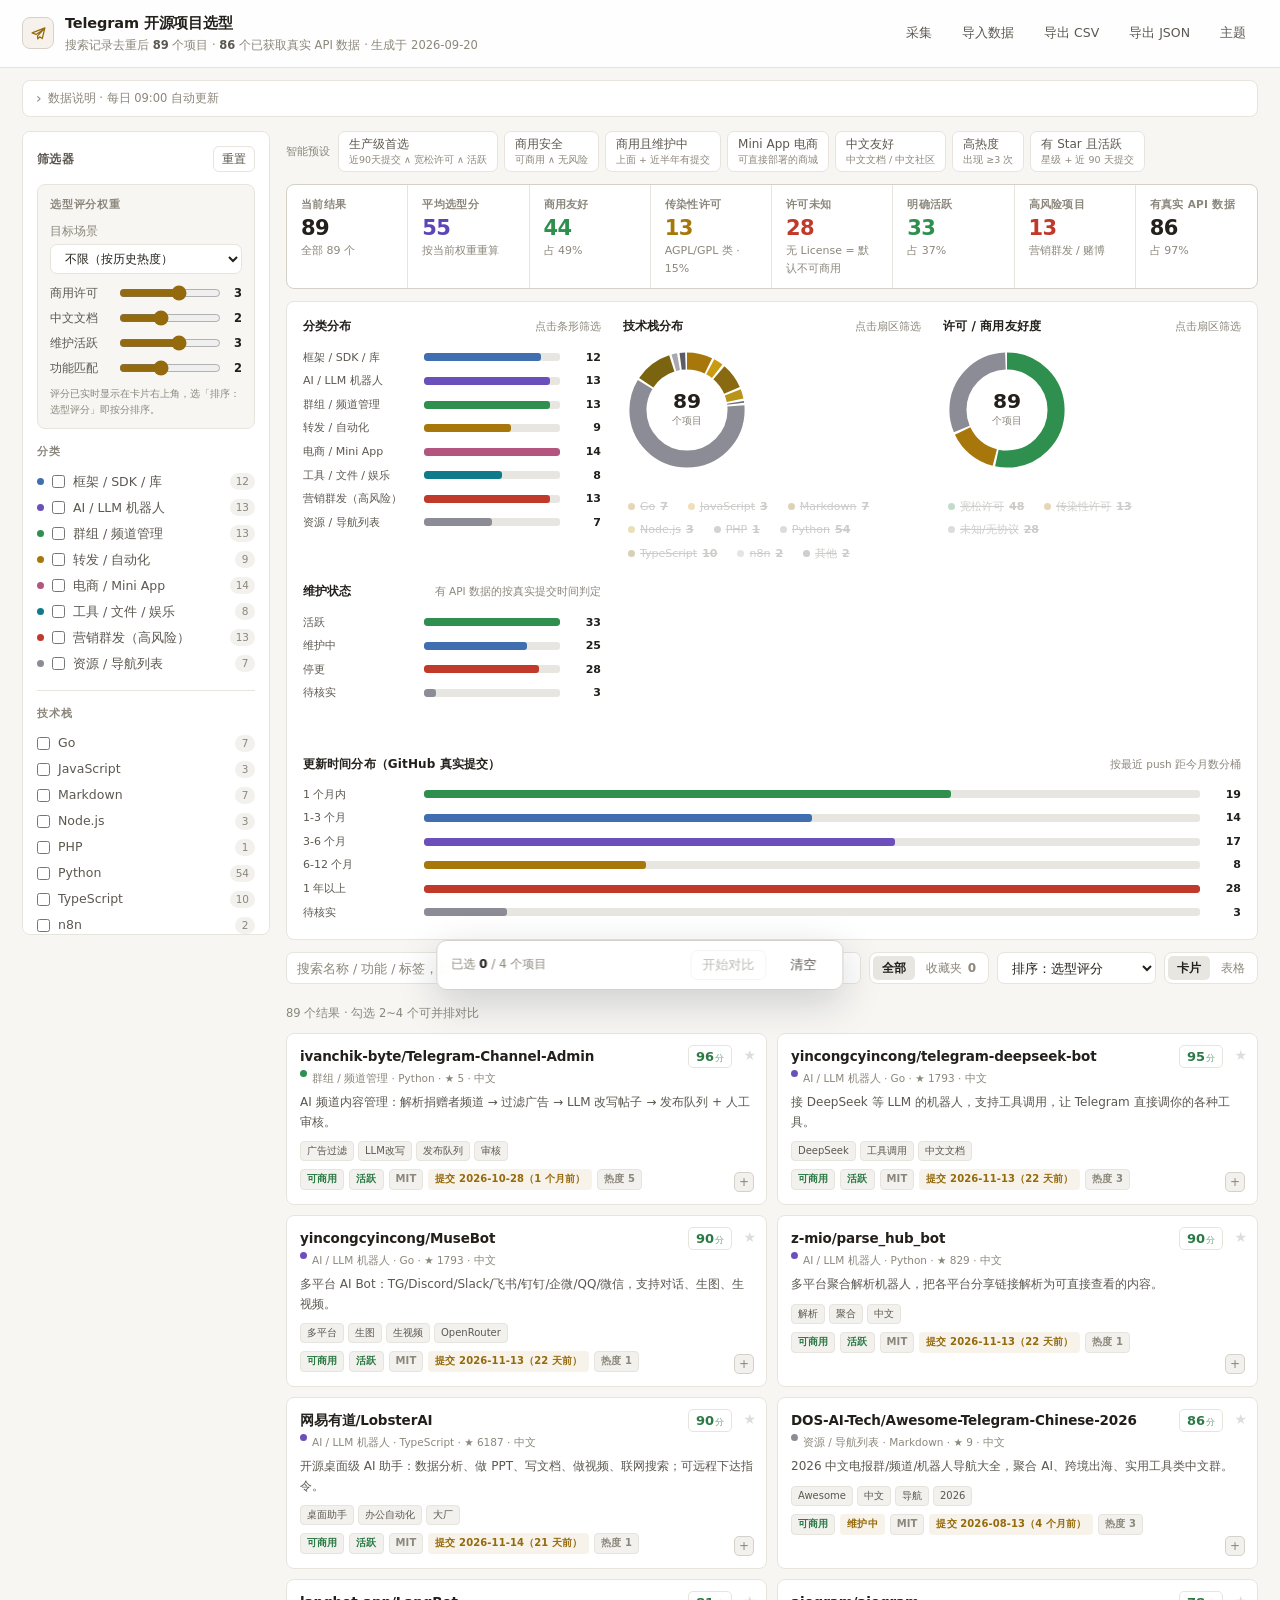
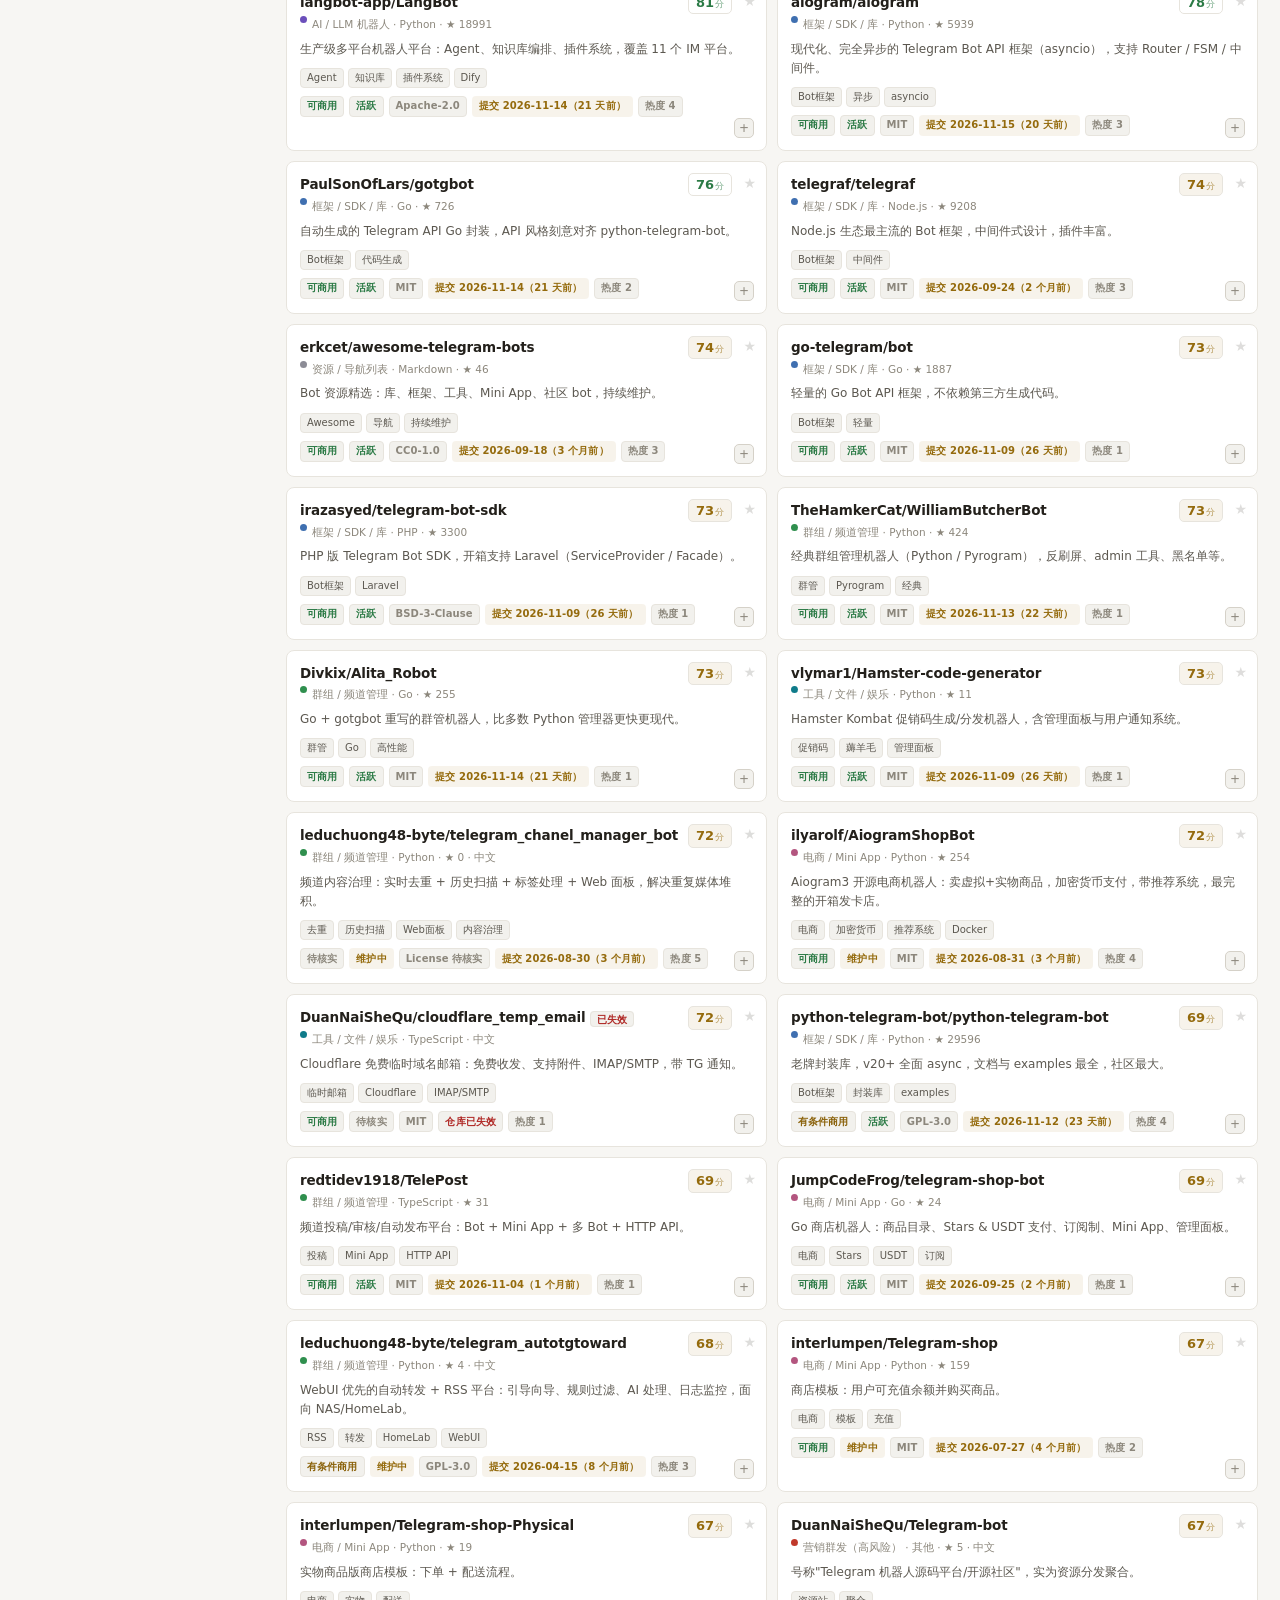
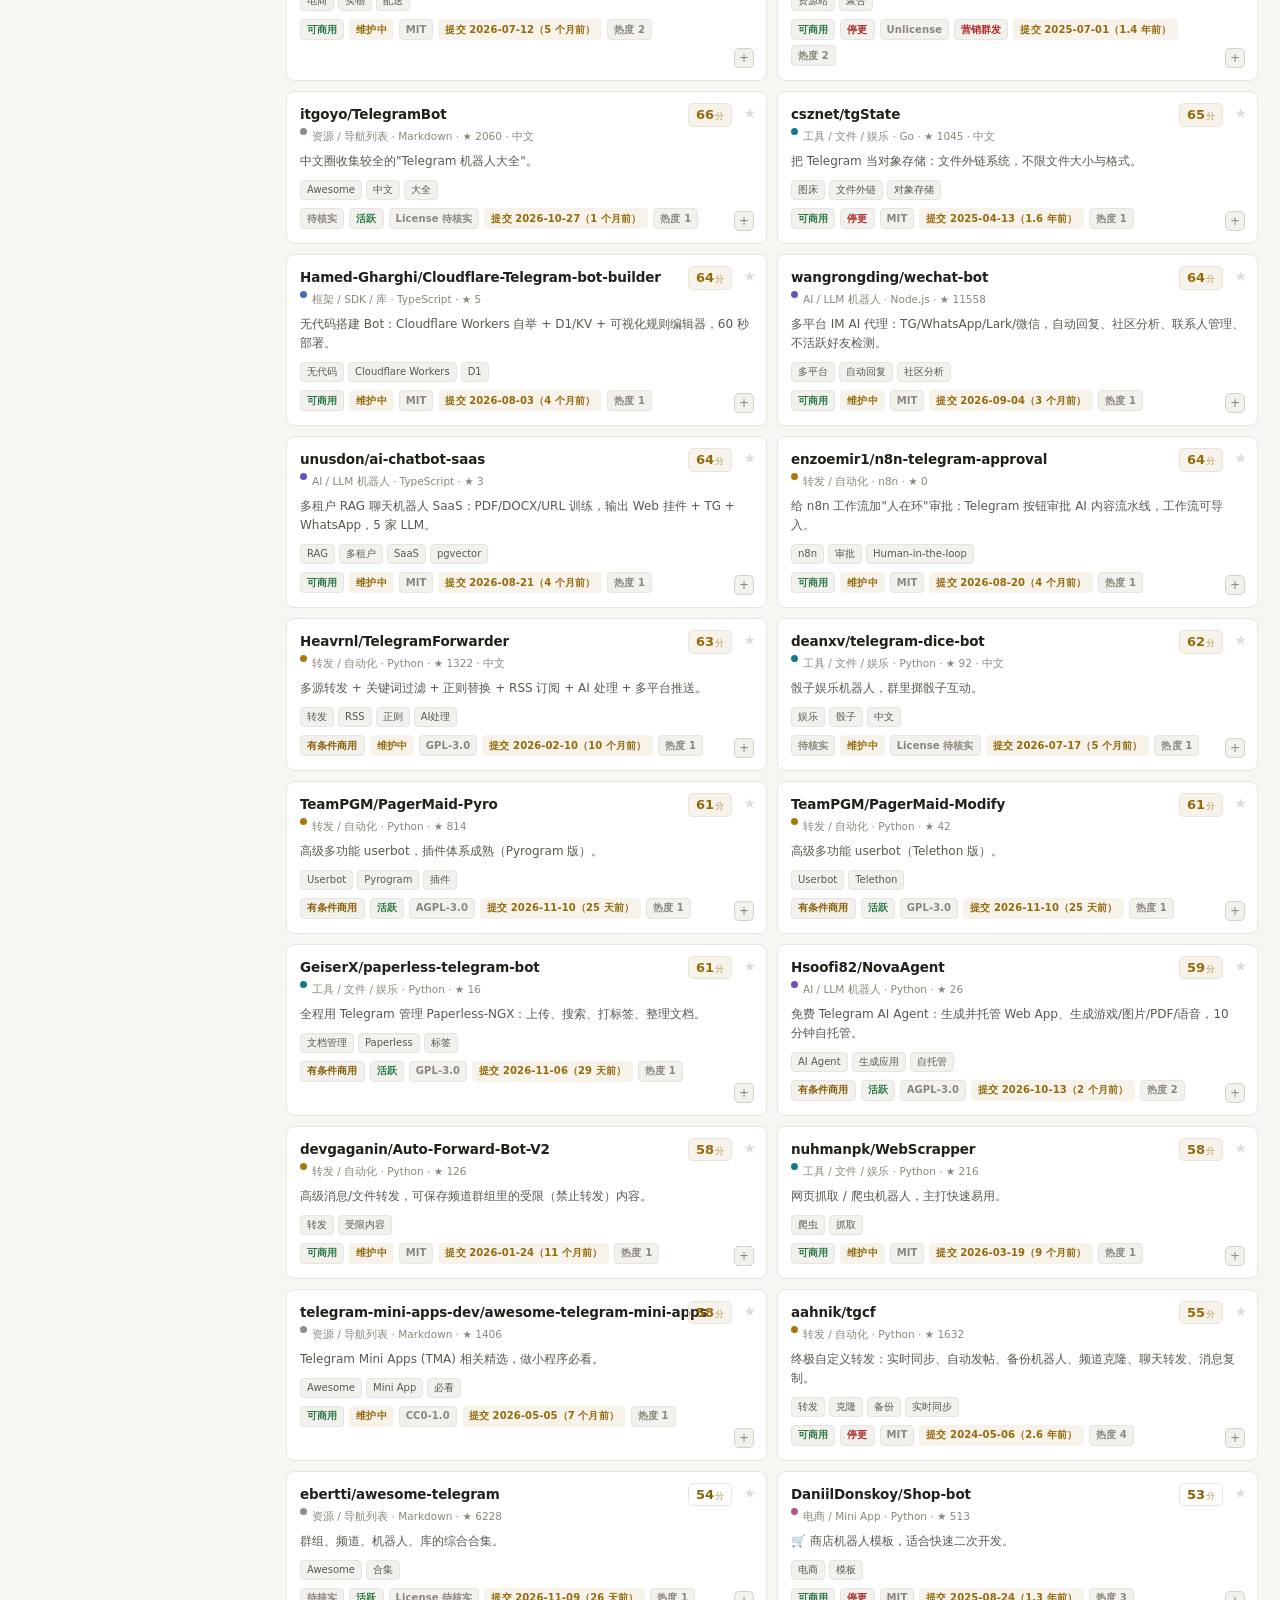
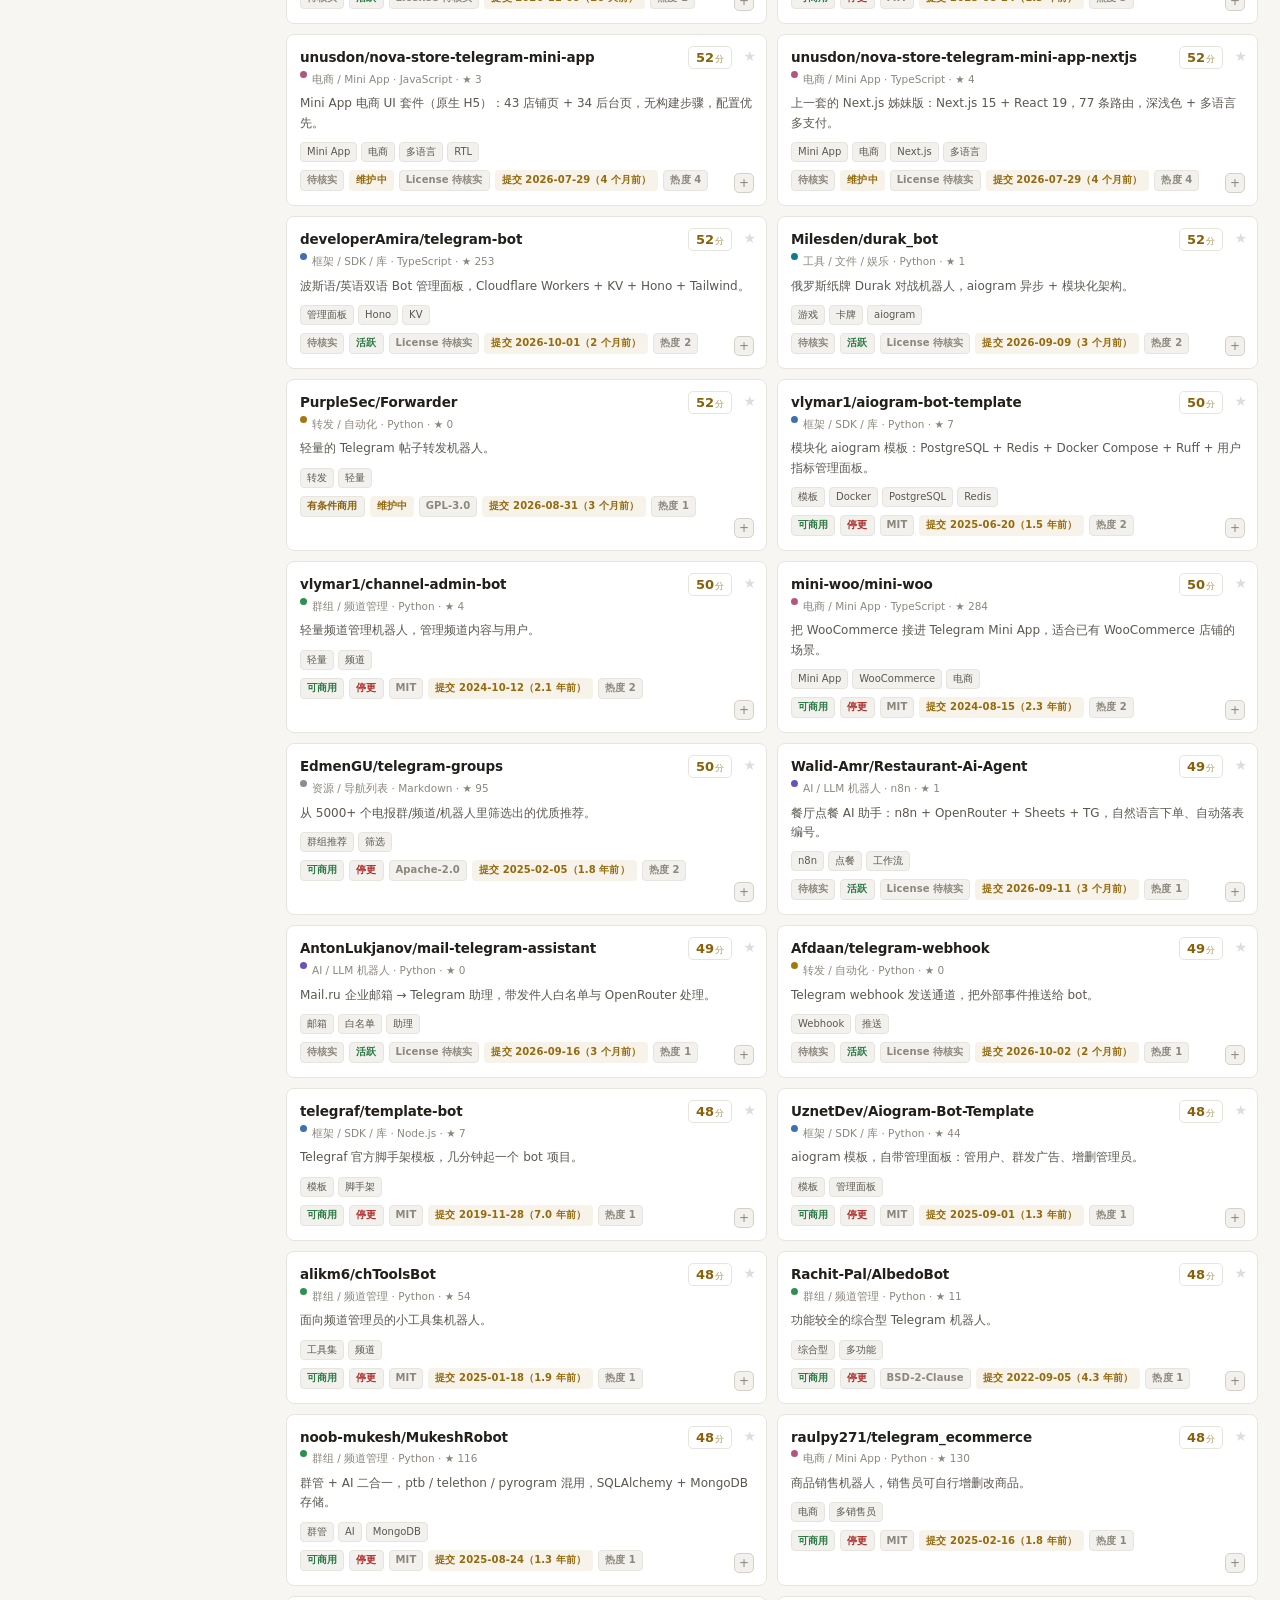
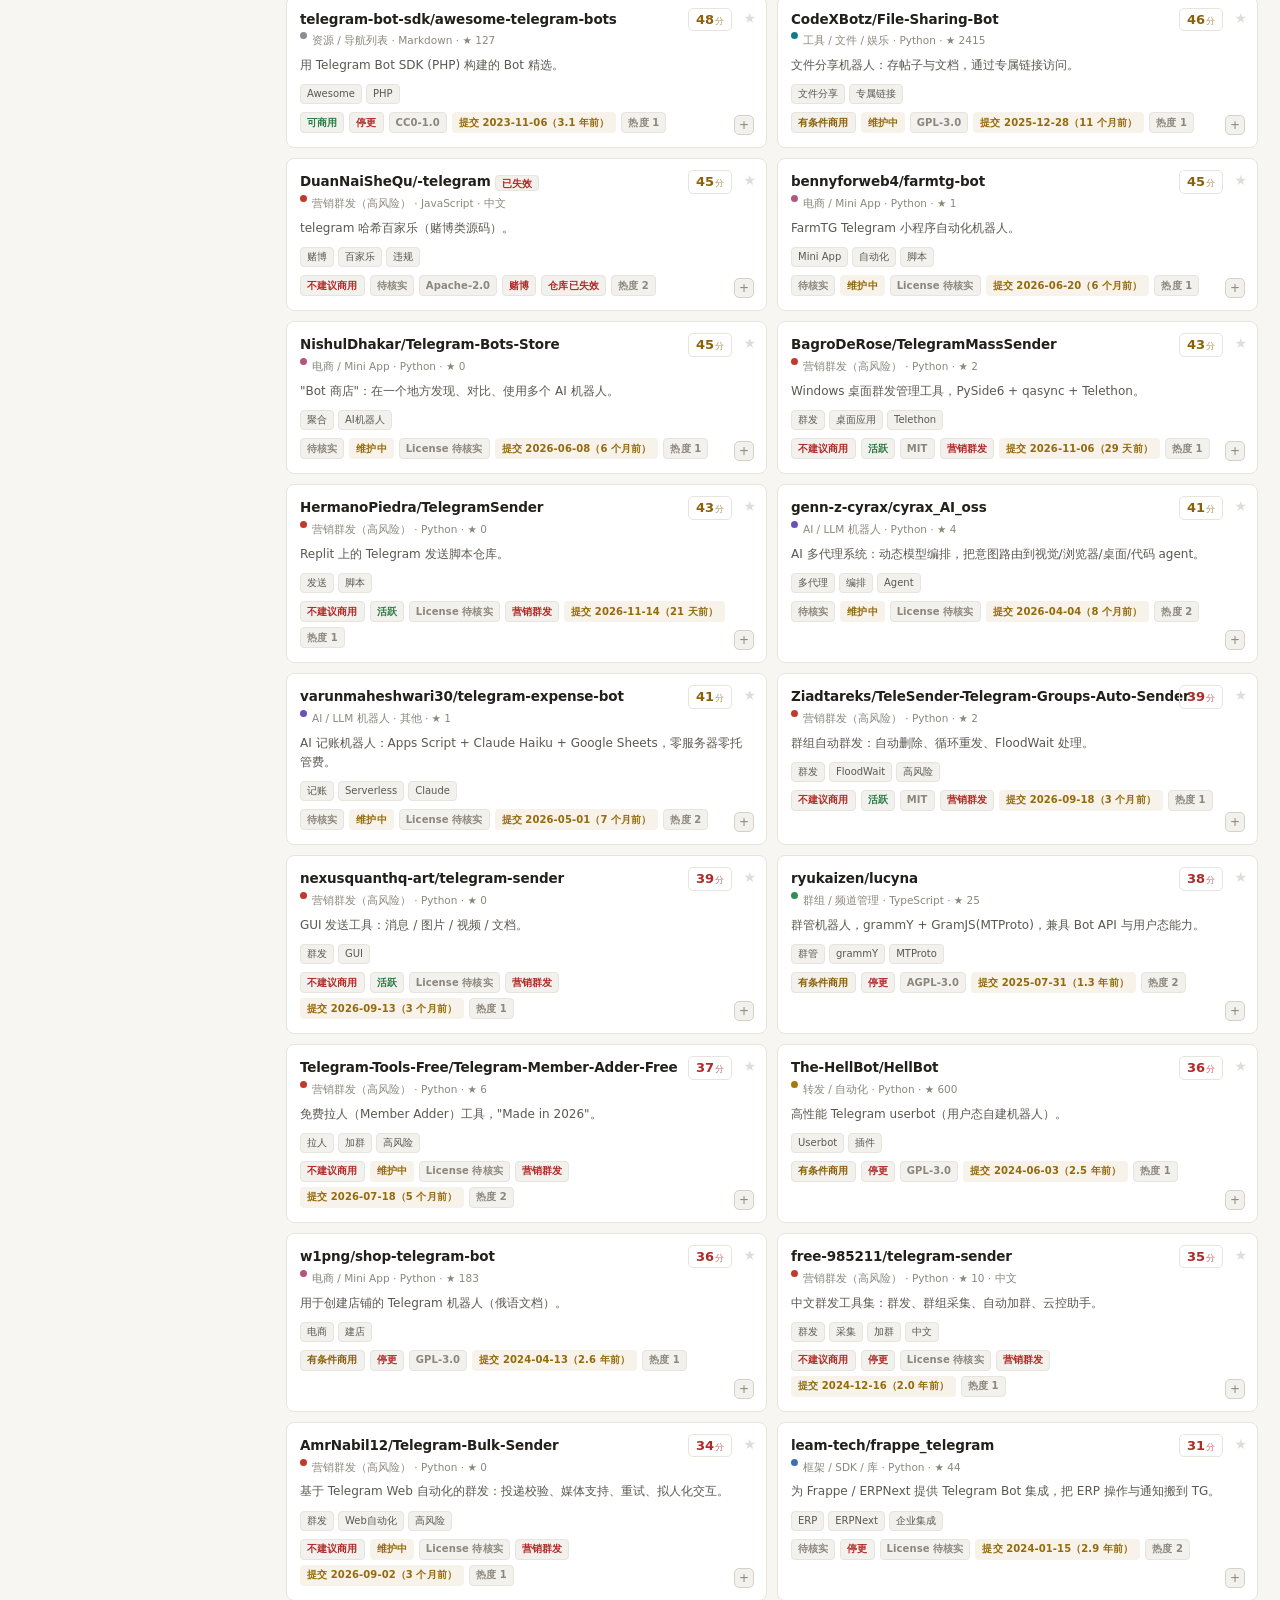
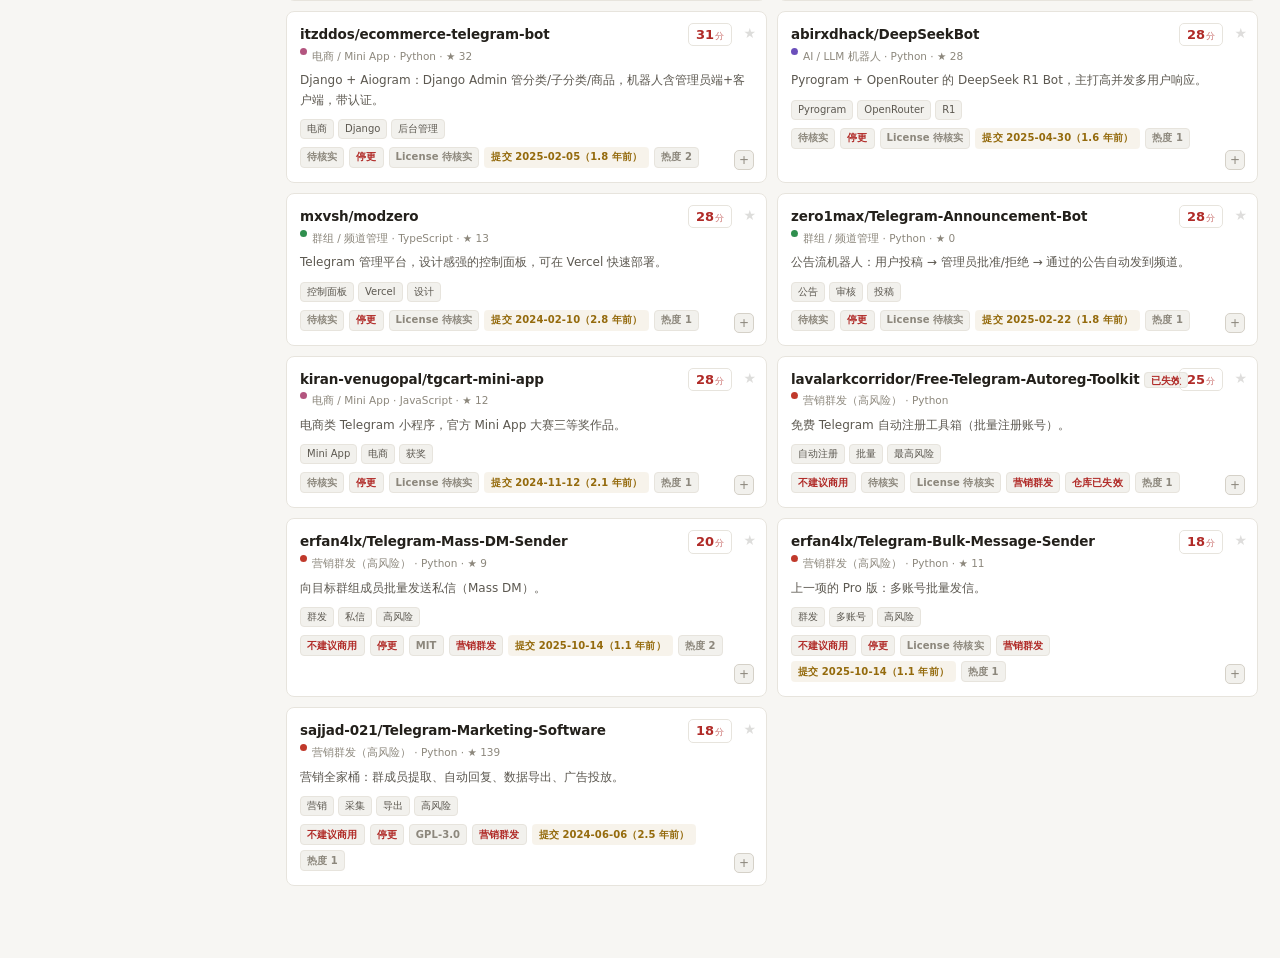
<file: index.html>
<!DOCTYPE html>
<html lang="zh-CN" data-theme="light">
<head>
<meta charset="UTF-8">
<meta name="viewport" content="width=device-width, initial-scale=1">
<title>Telegram 开源项目洞察面板</title>
<link rel="stylesheet" href="styles.css">
</head>
<body>

<header class="topbar">
  <div class="brand">
    <span class="logo"><svg width="17" height="17" viewBox="0 0 24 24" fill="none" stroke="currentColor" stroke-width="1.8" stroke-linejoin="round"><path d="M21 4 3 11.2l5.6 2.1L19 6.4l-8.3 8.9.3 4.3 2.7-2.9 3.6 2.5z"/></svg></span>
    <div>
      <h1>Telegram 开源项目选型</h1>
      <p class="sub">搜索记录去重后 <b id="totalCount">0</b> 个项目 ·
        <b id="metaCount">0</b> 个已获取真实 API 数据 ·
        生成于 2026-09-20</p>
    </div>
  </div>
  <div class="topbar-actions">
    <button class="btn ghost" id="btnCollect" title="采集新项目">采集</button>
    <button class="btn ghost" id="btnMeta" title="导入 GitHub API 元数据 JSON">导入数据</button>
    <input type="file" id="fileMeta" accept=".js,.json" hidden>
    <button class="btn ghost" id="btnCsv">导出 CSV</button>
    <button class="btn ghost" id="btnJson">导出 JSON</button>
    <button class="btn ghost" id="btnTheme" title="切换主题">主题</button>
  </div>
</header>

<details class="notice" id="notice">
  <summary>数据说明 · 每日 09:00 自动更新</summary>
  <div class="notice-body">
    <b>数据分级：</b>
    <span class="badge b-ok">真实</span> 出现次数 / 最近活跃 / <span id="noticeApi">API 抓取的更新时间·Star·License</span>
    <span class="badge b-warn">推断</span> 未被 API 覆盖的许可证与维护状态
    <span class="badge b-mute">空缺</span> 未抓到的仓库显示「待核实」。
    <b id="noticeMissing"></b>
  </div>
</details>

<main class="layout">
  <!-- ================= 侧边栏 ================= -->
  <aside class="sidebar">
    <div class="filters-head">
      <strong>筛选器</strong>
      <button class="btn tiny" id="btnReset">重置</button>
    </div>

    <!-- 选型评分 -->
    <div class="filter-group score-panel">
      <h4>选型评分权重</h4>
      <label class="lbl">目标场景
        <select id="scenario"></select>
      </label>
      <div class="wrow"><span>商用许可</span><input type="range" class="w" data-w="lic" min="0" max="5" value="3"><b>3</b></div>
      <div class="wrow"><span>中文文档</span><input type="range" class="w" data-w="zh" min="0" max="5" value="2"><b>2</b></div>
      <div class="wrow"><span>维护活跃</span><input type="range" class="w" data-w="act" min="0" max="5" value="3"><b>3</b></div>
      <div class="wrow"><span>功能匹配</span><input type="range" class="w" data-w="rel" min="0" max="5" value="2"><b>2</b></div>
      <div class="score-tip">评分已实时显示在卡片右上角，选「排序：选型评分」即按分排序。</div>
    </div>

    <div id="filterGroups"></div>

    <div class="filter-group">
      <h4>关注热度（历史出现次数）</h4>
      <input type="range" id="minMentions" min="0" max="5" value="0" step="1">
      <div class="range-val">≥ <b id="minMentionsVal">0</b> 次</div>
    </div>

    <div class="filter-group">
      <h4>快捷开关</h4>
      <label class="chk"><input type="checkbox" id="excludeRisk"> 排除营销 / 赌博类</label>
      <label class="chk"><input type="checkbox" id="favOnly"> 仅看收藏</label>
      <label class="chk"><input type="checkbox" id="noteOnly"> 仅看有备注</label>
      <label class="chk"><input type="checkbox" id="verifiedOnly"> 仅看真实数据</label>
    </div>
  </aside>

  <!-- ================= 主内容 ================= -->
  <section class="content">

    <div class="presets">
      <span class="presets-label">智能预设</span>
      <button class="btn tiny" data-preset="prod">生产级首选<small>近90天提交 ∧ 宽松许可 ∧ 活跃</small></button>
      <button class="btn tiny" data-preset="commercial">商用安全<small>可商用 ∧ 无风险</small></button>
      <button class="btn tiny" data-preset="commercialActive">商用且维护中<small>上面 + 近半年有提交</small></button>
      <button class="btn tiny" data-preset="miniapp">Mini App 电商<small>可直接部署的商城</small></button>
      <button class="btn tiny" data-preset="chinese">中文友好<small>中文文档 / 中文社区</small></button>
      <button class="btn tiny" data-preset="hot">高热度<small>出现 ≥3 次</small></button>
      <button class="btn tiny" data-preset="starred">有 Star 且活跃<small>星级 + 近 90 天提交</small></button>
    </div>

    <div class="stats" id="stats"></div>

    <div class="charts">
      <div class="card chart-card">
        <div class="card-head"><h3>分类分布</h3><span class="hint">点击条形筛选</span></div>
        <div id="chartCat" class="chart-body"></div>
      </div>
      <div class="card chart-card">
        <div class="card-head"><h3>技术栈分布</h3><span class="hint">点击扇区筛选</span></div>
        <div id="chartLang" class="chart-body"></div>
      </div>
      <div class="card chart-card">
        <div class="card-head"><h3>许可 / 商用友好度</h3><span class="hint">点击扇区筛选</span></div>
        <div id="chartLic" class="chart-body"></div>
      </div>
      <div class="card chart-card">
        <div class="card-head"><h3>维护状态</h3><span class="hint">有 API 数据的按真实提交时间判定</span></div>
        <div id="chartMaint" class="chart-body"></div>
      </div>
      <div class="card chart-card wide">
        <div class="card-head"><h3>更新时间分布（GitHub 真实提交）</h3><span class="hint">按最近 push 距今月数分桶</span></div>
        <div id="chartPush" class="chart-body"></div>
      </div>
    </div>

    <div class="toolbar">
      <input type="search" id="search" placeholder="搜索名称 / 功能 / 标签，如：Mini App、转发、MIT…">
      <div class="viewtoggle" id="modeToggle">
        <button class="btn tiny active" data-mode="all">全部</button>
        <button class="btn tiny" data-mode="fav">收藏夹 <b id="favCount">0</b></button>
      </div>
      <select id="sort">
        <option value="score">排序：选型评分</option>
        <option value="mentions">排序：关注热度</option>
        <option value="pushed">排序：真实更新时间</option>
        <option value="stars">排序：Star 数</option>
        <option value="seen">排序：最近活跃</option>
        <option value="name">排序：名称</option>
        <option value="cat">排序：分类</option>
      </select>
      <div class="viewtoggle">
        <button class="btn tiny active" data-view="card">卡片</button>
        <button class="btn tiny" data-view="table">表格</button>
      </div>
    </div>

    <div class="active-filters" id="activeFilters"></div>
    <div class="resultbar"><span id="resultCount">0</span> 个结果 · 勾选 2~4 个可并排对比</div>

    <div id="list" class="list card-view"></div>
  </section>
</main>

<!-- 对比浮动条 -->
<div class="compare-bar" id="compareBar">
  <div class="cbinfo">已选 <b id="cmpCount">0</b> / 4 个项目</div>
  <div class="cbnames" id="cmpNames"></div>
  <button class="btn" id="btnCompare">开始对比</button>
  <button class="btn ghost" id="btnCmpClear">清空</button>
</div>

<!-- 详情抽屉 -->
<div class="drawer-mask" id="drawerMask"></div>
<aside class="drawer" id="drawer"></aside>

<!-- 对比弹窗 -->
<div class="modal-mask" id="cmpMask">
  <div class="modal wide-modal">
    <div class="modal-head">
      <h3>项目并排对比</h3>
      <div>
        <button class="btn tiny" id="btnCmpMd">复制为 Markdown</button>
        <button class="btn tiny" id="btnCmpCsv">导出 CSV</button>
        <button class="btn tiny ghost" data-close="cmpMask">✕</button>
      </div>
    </div>
    <div class="modal-body" id="cmpBody"></div>
  </div>
</div>

<!-- 采集弹窗 -->
<div class="modal-mask" id="colMask">
  <div class="modal">
    <div class="modal-head">
      <h3>采集新项目</h3>
      <button class="btn tiny ghost" data-close="colMask">✕</button>
    </div>
    <div class="tabs">
      <button class="tab active" data-tab="text">① 文本提取</button>
      <button class="tab" data-tab="api">② GitHub 搜索</button>
      <button class="tab" data-tab="pool">③ 候选池 <b id="poolCount">0</b></button>
    </div>
    <div class="modal-body">
      <!-- 文本提取 -->
      <div class="tabpane active" data-pane="text">
        <p class="hint" style="margin:0 0 8px">把浏览器历史、网页正文、聊天记录整段粘进来，自动提取其中的 GitHub 仓库链接并去重。</p>
        <textarea id="colText" rows="7" placeholder="粘贴任意文本，例如：&#10;https://github.com/owner/repo ..."></textarea>
        <div class="colrow">
          <button class="btn" id="btnParse">解析链接</button>
          <label class="chk"><input type="checkbox" id="colDeep" checked> 提取后自动补全 Star / License / 更新时间（每个耗 1 次配额）</label>
        </div>
        <div id="colTextResult"></div>
      </div>
      <!-- API 搜索 -->
      <div class="tabpane" data-pane="api">
        <div class="form-grid">
          <label>关键词<input id="qAll" placeholder="telegram bot / MTProto" value="telegram bot"></label>
          <label>最低 Star<input id="qStars" type="number" value="50" min="0"></label>
          <label>近 N 天有更新<input id="qDays" type="number" value="180" min="1"></label>
          <label>语言<select id="qLang">
            <option value="">不限</option><option>Python</option><option>Go</option>
            <option>TypeScript</option><option>JavaScript</option><option>PHP</option>
          </select></label>
          <label>排序<select id="qSort">
            <option value="stars">Star 最多</option>
            <option value="updated">最近更新</option>
          </select></label>
        </div>
        <div class="colrow">
          <button class="btn" id="btnSearch">搜索 GitHub</button>
          <span class="hint">未认证配额：搜索 10 次/分钟，结果直接进候选池</span>
        </div>
        <div id="colApiResult"></div>
      </div>
      <!-- 候选池 -->
      <div class="tabpane" data-pane="pool">
        <div class="colrow">
          <button class="btn" id="btnPoolAddAll">全部并入面板</button>
          <button class="btn ghost" id="btnPoolExport">导出候选池 JSON</button>
          <button class="btn ghost" id="btnPoolCode">复制 data.js 代码片段</button>
          <button class="btn ghost" id="btnPoolClear">清空候选池</button>
        </div>
        <div id="poolList"></div>
      </div>
    </div>
  </div>
</div>

<div class="toast" id="toast"></div>

<script src="history.js"></script>
<script src="data.js"></script>
<script src="meta.generated.js"></script>
<script src="app.js"></script>
</body>
</html>
</file>
<file: styles.css>
/* ============ 主题变量 ============ */
/* 参考 OSS Insight 的设计语言：深炭黑底 + 柠檬黄高亮，边框几乎不可见，信息靠留白分层 */
:root{
  --bg:#1a1a1b; --bg2:#242526; --bg3:#2a2a2c; --bg4:#333335;
  --hover:#2b2b2d;
  --line:#29292a; --line2:#363638;
  --fg:#e9eaee; --fg2:#c8c8c8; --fg3:#7c7c7c;
  --accent:#ffe895; --accent-dim:rgba(255,232,149,.06);
  --accent2:#8fd694; --warn:#ffe895; --danger:#ff9b9b; --violet:#c0b3f0;
  --ok-fg:#8fd694; --warn-fg:#e5cf86; --danger-fg:#ff9b9b; --violet-fg:#c0b3f0;
  --shadow:0 18px 35px -24px rgba(255,232,149,.55);
  --btn-accent-fg:#1f1e28;
  --radius:8px;
  color-scheme:dark;
}
[data-theme="light"]{
  --bg:#f7f6f3; --bg2:#ffffff; --bg3:#f2f1ed; --bg4:#e8e6e0;
  --hover:#fbfaf7;
  --line:#e7e4dd; --line2:#d5d1c8;
  --fg:#23201b; --fg2:#5c5850; --fg3:#8c877c;
  --accent:#946a0c; --accent-dim:rgba(148,106,12,.08);
  --accent2:#2f8f4e; --warn:#a8770b; --danger:#c0392b; --violet:#5d45b8;
  --ok-fg:#2b7a45; --warn-fg:#8a6109; --danger-fg:#b02a27; --violet-fg:#5d45b8;
  --shadow:0 8px 22px rgba(35,32,27,.07);
  --btn-accent-fg:#ffffff;
  color-scheme:light;
}

*{box-sizing:border-box}
html,body{margin:0;padding:0}
body{
  background:var(--bg);
  color:var(--fg);
  font:13.5px/1.6 "SF Pro Text",-apple-system,BlinkMacSystemFont,"PingFang SC","Hiragino Sans GB","Microsoft YaHei",system-ui,sans-serif;
  -webkit-font-smoothing:antialiased;
  font-variant-numeric:tabular-nums;
}
code{background:var(--bg3);padding:1px 5px;border-radius:4px;font-size:12px;font-family:ui-monospace,SFMono-Regular,Menlo,monospace}
a{color:var(--accent);text-decoration:none;text-underline-offset:3px}
a:hover{text-decoration:underline}
::selection{background:var(--accent);color:var(--btn-accent-fg)}
::-webkit-scrollbar{width:10px;height:10px}
::-webkit-scrollbar-thumb{background:var(--line2);border-radius:6px;border:2px solid var(--bg)}
::-webkit-scrollbar-thumb:hover{background:var(--fg3)}
::-webkit-scrollbar-track{background:transparent}

/* ============ 顶栏 ============ */
.topbar{
  display:flex;justify-content:space-between;align-items:center;gap:16px;flex-wrap:wrap;
  padding:12px 22px;background:rgba(33,33,34,.86);backdrop-filter:blur(14px);-webkit-backdrop-filter:blur(14px);
  border-bottom:1px solid var(--line);position:sticky;top:0;z-index:50;
}
[data-theme="light"] .topbar{background:rgba(255,255,255,.88)}
.brand{display:flex;align-items:center;gap:11px;min-width:0}
.logo{
  width:32px;height:32px;border-radius:8px;display:grid;place-items:center;font-size:16px;flex:none;
  background:var(--accent-dim);border:1px solid var(--line2);color:var(--accent);
}
.topbar h1{margin:0;font-size:14.5px;font-weight:600;letter-spacing:-.01em}
.sub{margin:1px 0 0;font-size:11.5px;color:var(--fg3);white-space:nowrap;overflow:hidden;text-overflow:ellipsis}
.sub b{color:var(--fg2);font-weight:600}
.topbar-actions{display:flex;gap:6px;flex-wrap:wrap}

.btn{
  background:var(--bg2);color:var(--fg2);border:1px solid var(--line);
  height:30px;padding:0 11px;border-radius:7px;cursor:pointer;font-size:12.5px;font-family:inherit;
  display:inline-flex;align-items:center;gap:6px;transition:background .14s,border-color .14s,color .14s;
}
.btn:hover{background:var(--bg3);border-color:var(--line2);color:var(--fg)}
.btn:active{transform:translateY(.5px)}
.btn.ghost{background:transparent;border-color:transparent;color:var(--fg2)}
.btn.ghost:hover{background:var(--bg3);color:var(--fg)}
.btn.tiny{height:26px;padding:0 8px;font-size:12px;border-radius:6px}
.btn.active{background:var(--accent);border-color:var(--accent);color:var(--btn-accent-fg)}
.btn.active:hover{background:var(--accent);border-color:var(--accent);color:var(--btn-accent-fg);filter:brightness(1.06)}

.notice{
  margin:12px 22px 0;border-radius:8px;font-size:12px;color:var(--fg3);line-height:1.7;
  background:var(--bg2);border:1px solid var(--line);
}
.notice summary{
  padding:8px 13px;cursor:pointer;list-style:none;color:var(--fg3);font-size:11.5px;
  display:flex;align-items:center;gap:6px;user-select:none;
}
.notice summary::-webkit-details-marker{display:none}
.notice summary::before{content:"›";display:inline-block;transition:transform .15s;font-size:14px;line-height:1}
.notice[open] summary::before{transform:rotate(90deg)}
.notice summary:hover{color:var(--fg2)}
.notice-body{padding:0 13px 10px;border-top:1px solid var(--line);padding-top:9px;display:flex;flex-wrap:wrap;gap:4px 6px;align-items:center}
.notice b{color:var(--fg2);font-weight:600}

/* ============ 布局 ============ */
.layout{display:grid;grid-template-columns:248px 1fr;gap:16px;padding:14px 22px 72px;align-items:start}
.sidebar{
  position:sticky;top:78px;max-height:calc(100vh - 96px);overflow:auto;
  background:var(--bg2);border:1px solid var(--line);border-radius:var(--radius);padding:14px;
}
.filters-head{display:flex;justify-content:space-between;align-items:center;margin-bottom:12px}
.filters-head strong{font-size:12px;color:var(--fg2);font-weight:600;letter-spacing:.04em}
.filter-group{margin-bottom:14px;padding-bottom:13px;border-bottom:1px solid var(--line)}
.filter-group:last-child{border-bottom:0;margin-bottom:0;padding-bottom:0}
.filter-group h4{margin:0 0 8px;font-size:11px;color:var(--fg3);text-transform:uppercase;letter-spacing:.07em;font-weight:600}
.chk{display:flex;align-items:center;gap:8px;font-size:12.5px;padding:3px 0;cursor:pointer;color:var(--fg2)}
.chk:hover{color:var(--fg)}
.chk input{accent-color:var(--accent);cursor:pointer;margin:0}
.chk .cnt{margin-left:auto;font-size:10.5px;color:var(--fg3);background:var(--bg3);padding:0 6px;border-radius:20px;min-width:20px;text-align:center}
.chk.on{color:var(--fg);font-weight:500}
.dot{width:7px;height:7px;border-radius:50%;flex:none}
input[type=range]{width:100%;accent-color:var(--accent);height:16px}
.range-val{font-size:11.5px;color:var(--fg3)}
.range-val b{color:var(--fg2)}
input[type=search],select{
  background:var(--bg2);border:1px solid var(--line);color:var(--fg);
  height:32px;padding:0 10px;border-radius:7px;font-size:12.5px;outline:none;font-family:inherit;
  transition:border-color .14s,box-shadow .14s;
}
input[type=search]{flex:1;min-width:200px}
input[type=search]:focus,select:focus{border-color:var(--accent);box-shadow:0 0 0 3px var(--accent-dim)}
input::placeholder{color:var(--fg3)}

/* ============ 统计卡 ============ */
/* 统计条：合成一整块，竖线分隔，避免「六个方块」的廉价感 */
.stats{
  display:grid;grid-template-columns:repeat(auto-fit,minmax(120px,1fr));gap:0;margin-bottom:12px;
  background:var(--bg2);border:1px solid var(--line);border-radius:var(--radius);overflow:hidden;
}
.stat{
  padding:11px 14px;position:relative;background:transparent;
  border-right:1px solid var(--line);
}
.stat:last-child{border-right:0}
.stat .k{font-size:10.5px;color:var(--fg3);letter-spacing:.03em;text-transform:uppercase;font-weight:600}
.stat .v{font-size:21px;font-weight:650;letter-spacing:-.03em;line-height:1.3;margin-top:2px}
.stat .s{font-size:11px;color:var(--fg3)}
.stat.g .v{color:var(--accent2)} .stat.w .v{color:var(--warn)}
.stat.r .v{color:var(--danger)} .stat.p .v{color:var(--violet)}

/* ============ 图表 ============ */
/* 概览区合成一块板，内部卡片去边框，减少视觉噪音 */
.charts{
  display:grid;grid-template-columns:repeat(auto-fit,minmax(260px,1fr));gap:18px 22px;
  background:var(--bg2);border:1px solid var(--line);border-radius:var(--radius);
  padding:15px 16px;margin-bottom:12px;
}
.card{background:var(--bg2);border:1px solid var(--line);border-radius:var(--radius);padding:12px 14px}
.charts .card{background:transparent;border:0;padding:0;border-radius:0}
.chart-card.wide{grid-column:1/-1}
.card-head{display:flex;justify-content:space-between;align-items:baseline;gap:10px;margin-bottom:9px}
.card-head h3{margin:0;font-size:12px;font-weight:600;color:var(--fg);letter-spacing:.01em}
.hint{font-size:10.5px;color:var(--fg3)}
.chart-body{min-height:126px}
.chart-body svg{display:block;overflow:visible}
.bar-row{
  display:grid;grid-template-columns:112px 1fr 32px;gap:9px;align-items:center;
  padding:3px 5px;margin:0 -5px;border-radius:5px;cursor:pointer;transition:background .12s;
}
.bar-row:hover{background:var(--bg3)}
.bar-row.on{background:var(--accent-dim)}
.bar-row.on .bar-label{color:var(--fg);font-weight:600}
.bar-track{height:8px;background:var(--bg4);border-radius:3px;overflow:hidden;display:block}
.bar-fill{display:block;height:100%;border-radius:3px;transition:width .3s ease}
.bar-label{font-size:11px;color:var(--fg2);white-space:nowrap;overflow:hidden;text-overflow:ellipsis;fill:var(--fg2)}
.bar-value{font-size:11px;font-weight:600;text-align:right;fill:var(--fg)}
.legend{display:flex;flex-wrap:wrap;gap:2px 10px;margin-top:8px;font-size:11px;color:var(--fg2)}
.legend span{display:flex;align-items:center;gap:5px;cursor:pointer;padding:2px 5px;border-radius:4px;transition:background .12s}
.legend span:hover{background:var(--bg3)}
.legend span.off{opacity:.3;text-decoration:line-through}
.donut-wrap{display:flex;align-items:center;gap:14px;flex-wrap:wrap}
.donut-center{font-size:19px;font-weight:650;fill:var(--fg)}
.donut-sub{font-size:9.5px;fill:var(--fg3)}

/* ============ 工具条 ============ */
.toolbar{display:flex;gap:8px;align-items:center;flex-wrap:wrap;margin-bottom:10px}
.viewtoggle{display:flex;gap:2px;background:var(--bg2);padding:3px;border-radius:8px;border:1px solid var(--line);height:32px}
.viewtoggle .btn{border:0;background:transparent;height:24px;padding:0 9px;color:var(--fg3);border-radius:5px}
.viewtoggle .btn:hover{color:var(--fg);background:var(--bg3)}
.viewtoggle .btn.active{background:var(--bg4);color:var(--fg);font-weight:600}
.viewtoggle .btn.active:hover{background:var(--bg4)}
.active-filters{display:flex;gap:6px;flex-wrap:wrap;margin-bottom:10px}
.chip{
  font-size:11px;padding:3px 8px;border-radius:6px;background:var(--bg2);
  border:1px solid var(--line);cursor:pointer;color:var(--fg2);display:flex;gap:5px;align-items:center;
  transition:border-color .12s,color .12s;
}
.chip:hover{border-color:var(--danger);color:var(--danger)}
.resultbar{font-size:11.5px;color:var(--fg3);margin-bottom:10px}
.resultbar b{color:var(--fg2)}

/* ============ 列表 ============ */
.list.card-view{display:grid;grid-template-columns:repeat(auto-fill,minmax(320px,1fr));gap:10px}
.pcard{
  background:var(--bg2);border:1px solid var(--line);border-radius:var(--radius);
  padding:13px;cursor:pointer;transition:border-color .15s,background .15s;position:relative;
}
.pcard:hover{border-color:var(--line2);background:var(--hover);box-shadow:var(--shadow)}
.pcard .row1{display:flex;justify-content:space-between;gap:8px;align-items:flex-start}
.pcard .name{font-weight:600;font-size:13.5px;word-break:break-all;line-height:1.4;letter-spacing:-.01em}
.pcard .desc{color:var(--fg2);font-size:12px;margin:7px 0 9px;line-height:1.6}
.pcard .meta{display:flex;flex-wrap:wrap;gap:5px;font-size:10.5px;color:var(--fg3)}
.tagline{display:flex;flex-wrap:wrap;gap:4px;margin-bottom:8px}
.tag{font-size:10px;background:var(--bg3);border:1px solid var(--line);color:var(--fg2);padding:1px 6px;border-radius:4px;font-weight:500}
/* 徽章统一成「灰底 + 彩色小字」，整页只有这里出现彩色，不再满屏色块 */
.badge{font-size:10px;padding:1.5px 6px;border-radius:4px;white-space:nowrap;font-weight:600;letter-spacing:.01em;border:1px solid var(--line);background:var(--bg3)}
.b-ok{color:var(--ok-fg);border-color:var(--line)}
.b-warn{color:var(--warn-fg)}
.b-dang{color:var(--danger-fg)}
.b-mute{color:var(--fg3)}
.b-conf{color:var(--accent);background:var(--accent-dim);border-color:transparent}
.fav{position:absolute;top:10px;right:10px;font-size:14px;opacity:.2;transition:opacity .14s,color .14s;color:var(--fg2)}
.fav:hover,.fav.on{opacity:1}
.fav.on{color:var(--warn)}

/* 表格视图 */
.table-wrap{background:var(--bg2);border:1px solid var(--line);border-radius:var(--radius);overflow:auto}
table{width:100%;border-collapse:collapse;font-size:12px}
th,td{padding:8px 10px;text-align:left;border-bottom:1px solid var(--line);white-space:nowrap}
th{background:var(--bg3);color:var(--fg3);font-weight:600;font-size:10.5px;text-transform:uppercase;letter-spacing:.05em;position:sticky;top:0;cursor:pointer;user-select:none;z-index:1;border-bottom:1px solid var(--line2)}
th:hover{color:var(--fg2)}
tbody tr{cursor:pointer;transition:background .1s}
tbody tr:hover{background:var(--bg3)}
tbody tr:last-child td{border-bottom:0}
td.desc{white-space:normal;min-width:280px;color:var(--fg2)}

/* ============ 抽屉 ============ */
.drawer-mask{position:fixed;inset:0;background:rgba(0,0,0,.55);backdrop-filter:blur(2px);opacity:0;pointer-events:none;transition:.2s;z-index:100}
.drawer-mask.open{opacity:1;pointer-events:auto}
.drawer{
  position:fixed;top:0;right:0;bottom:0;width:min(540px,94vw);background:var(--bg2);
  border-left:1px solid var(--line2);transform:translateX(100%);transition:.26s cubic-bezier(.32,.72,.28,1);
  z-index:101;overflow:auto;padding:22px 24px;
}
.drawer.open{transform:none}
.drawer h2{margin:0 0 4px;font-size:16px;word-break:break-all;letter-spacing:-.01em}
.drawer .close{position:absolute;top:14px;right:16px;background:none;border:0;color:var(--fg3);font-size:20px;cursor:pointer;line-height:1;padding:4px}
.drawer .close:hover{color:var(--fg)}
.dsec{margin-top:18px;padding-top:16px;border-top:1px solid var(--line)}
.dsec:first-of-type{border-top:0;padding-top:0}
.dsec h4{margin:0 0 8px;font-size:10.5px;color:var(--fg3);text-transform:uppercase;letter-spacing:.07em;font-weight:600}
.kv{display:grid;grid-template-columns:92px 1fr;gap:7px 10px;font-size:12.5px}
.kv dt{color:var(--fg3);font-size:11.5px}
.kv dd{margin:0}
.desc-full{color:var(--fg2);font-size:13px;line-height:1.7}
.empty{text-align:center;padding:56px 20px;color:var(--fg3)}
.empty .big{font-size:34px;opacity:.3}

@media(max-width:900px){
  .layout{grid-template-columns:1fr;padding:12px 14px 72px}
  .sidebar{position:static;max-height:none}
  .topbar{padding:10px 14px}
  .notice{margin:12px 14px 0}
}

/* 移动端：压缩次要信息，保证「列表」是第一屏主角 */
@media(max-width:640px){
  body{font-size:13px}
  .topbar{gap:8px}
  .topbar h1{font-size:13.5px}
  .sub{display:none}
  .topbar-actions .btn{height:28px;padding:0 8px;font-size:11.5px}
  .topbar-actions .btn.ghost:nth-of-type(1){display:none} /* 窄屏隐藏「采集」，仍可从详情操作 */
  .presets{overflow-x:auto;flex-wrap:nowrap;padding-bottom:6px;margin-right:-14px;padding-right:14px;scrollbar-width:none}
  .presets::-webkit-scrollbar{display:none}
  .presets .btn{flex:none}
  .presets .btn small{display:none}
  .stats{grid-template-columns:repeat(2,1fr);gap:8px}
  .stat .v{font-size:18px}
  .charts{grid-template-columns:1fr}
  .chart-body{min-height:112px}
  .list.card-view{grid-template-columns:1fr}
  .favitem{grid-template-columns:1fr}
  .drawer{width:100vw;padding:18px}
  .cmp-table{font-size:11px}
  .modal-body{padding:12px}
}

/* ============================================================
 * 选型评分 / 智能预设 / 对比 / 收藏夹 / 采集器 / 弹窗
 * ============================================================ */

/* ---------- 智能预设 ---------- */
.presets{display:flex;gap:6px;flex-wrap:wrap;align-items:center;margin-bottom:12px}
.presets-label{font-size:11px;color:var(--fg3);margin-right:2px;font-weight:500}
.presets .btn{display:flex;flex-direction:column;align-items:flex-start;line-height:1.3;height:auto;padding:5px 10px;gap:0;border-radius:7px}
.presets .btn small{font-size:9.5px;color:var(--fg3);font-weight:400;margin-top:1px}
.presets .btn:hover small{color:var(--fg2)}
.presets .btn.active{background:var(--accent);border-color:var(--accent);color:var(--btn-accent-fg)}
.presets .btn.active small{color:var(--btn-accent-fg);opacity:.62}

/* ---------- 选型评分面板 ---------- */
.score-panel{background:var(--bg);border-radius:8px;padding:11px 12px;border:1px solid var(--line)}
.score-panel h4{margin-top:0}
.lbl{display:flex;flex-direction:column;gap:4px;font-size:11.5px;color:var(--fg3);margin-bottom:9px}
.lbl select{width:100%;height:30px;font-size:12px}
.wrow{display:grid;grid-template-columns:60px 1fr 16px;gap:7px;align-items:center;font-size:11.5px;color:var(--fg2);margin:5px 0}
.wrow b{text-align:right;color:var(--fg);font-weight:600;font-size:11.5px}
.score-tip{font-size:10px;color:var(--fg3);margin-top:8px;line-height:1.55}

/* ---------- 评分徽标 ---------- */
.score{
  display:inline-flex;align-items:baseline;gap:1px;font-weight:650;font-size:13px;
  padding:1px 7px;border-radius:5px;line-height:1.5;border:1px solid var(--line);
}
.score small{font-size:8.5px;font-weight:400;opacity:.65}
.score.sm{font-size:11px;padding:0 5px}
.score.big{font-size:24px;padding:3px 12px}
.pcard .score{position:absolute;top:11px;right:34px}

/* ---------- 卡片选择框 ---------- */
.cmpbox{
  position:absolute;bottom:12px;right:12px;width:20px;height:20px;border-radius:5px;
  border:1px solid var(--line2);background:var(--bg3);color:var(--fg3);
  display:grid;place-items:center;font-size:12px;cursor:pointer;transition:.14s;
}
.cmpbox:hover{border-color:var(--accent);color:var(--accent)}
.cmpbox.on{background:var(--accent);border-color:var(--accent);color:var(--btn-accent-fg)}
.pcard{position:relative;padding-bottom:14px}
.pcard .meta{padding-right:26px}
.pcard.selected{border-color:var(--accent);box-shadow:0 0 0 1px var(--accent) inset}
tbody tr.selected{background:var(--accent-dim)}
.cmpbox.sm{position:static;width:17px;height:17px;font-size:10px;border-radius:4px}

/* ---------- 对比浮动条 ---------- */
.compare-bar{
  position:fixed;left:50%;bottom:-90px;transform:translateX(-50%);z-index:90;
  display:flex;align-items:center;gap:12px;padding:9px 14px;border-radius:10px;
  background:rgba(33,33,34,.94);backdrop-filter:blur(12px);
  border:1px solid var(--line2);box-shadow:0 18px 35px -24px rgba(255,232,149,.55);
  transition:bottom .24s cubic-bezier(.32,.72,.28,1);max-width:min(94vw,900px);flex-wrap:wrap;
}
[data-theme="light"] .compare-bar{background:rgba(255,255,255,.94);box-shadow:0 12px 40px rgba(16,24,40,.18)}
.compare-bar.show{bottom:18px}
.cbinfo{font-size:12px;color:var(--fg3);white-space:nowrap}
.cbinfo b{color:var(--fg)}
.cbnames{display:flex;gap:5px;flex-wrap:wrap;flex:1;min-width:120px}
.cbname{font-size:11px;background:var(--bg3);border:1px solid var(--line);border-radius:5px;padding:2px 7px;display:flex;gap:6px;align-items:center}
.cbname i{cursor:pointer;color:var(--fg3);font-style:normal}
.cbname i:hover{color:var(--danger)}
.btn:disabled{opacity:.4;cursor:not-allowed}

/* ---------- 弹窗 ---------- */
.modal-mask{
  position:fixed;inset:0;background:rgba(0,0,0,.6);backdrop-filter:blur(3px);z-index:120;
  display:grid;place-items:center;opacity:0;pointer-events:none;transition:.18s;padding:20px;
}
.modal-mask.open{opacity:1;pointer-events:auto}
.modal{
  background:var(--bg2);border:1px solid var(--line2);border-radius:12px;
  width:min(880px,96vw);max-height:88vh;display:flex;flex-direction:column;
  transform:translateY(10px) scale(.985);transition:.2s;box-shadow:0 24px 70px rgba(0,0,0,.55);
}
.modal-mask.open .modal{transform:none}
.wide-modal{width:min(1400px,97vw)}
.modal-head{display:flex;justify-content:space-between;align-items:center;gap:12px;padding:13px 18px;border-bottom:1px solid var(--line);flex-wrap:wrap}
.modal-head h3{margin:0;font-size:14px;font-weight:600}
.modal-head>div{display:flex;gap:6px}
.modal-body{padding:16px 18px;overflow:auto}

/* ---------- 对比表 ---------- */
.cmp-table{width:100%;border-collapse:collapse;font-size:12px}
.cmp-table th,.cmp-table td{padding:8px 11px;border:1px solid var(--line);vertical-align:top;white-space:normal}
.cmp-table thead th{background:var(--bg3);position:sticky;top:0;z-index:2;min-width:180px;text-transform:none;letter-spacing:0;font-size:12px}
.cmpname{font-weight:650;font-size:12.5px;margin-bottom:3px;word-break:break-all}
.cmpmeta{font-size:10.5px;color:var(--fg3);margin-bottom:6px}
.cmp-label{background:var(--bg3);color:var(--fg2);font-weight:600;white-space:nowrap;position:sticky;left:0;z-index:1;min-width:92px}
.cmp-table td.best{background:rgba(143,214,148,.09);font-weight:600}
.bestmark{font-size:9px;background:var(--accent2);color:#04140d;border-radius:3px;padding:0 4px;margin-left:4px;font-weight:700}

/* ---------- 评分明细 ---------- */
.scorebox{background:var(--bg);border-radius:8px;padding:12px 14px;border:1px solid var(--line)}
.scorerow{display:flex;gap:16px;align-items:center;flex-wrap:wrap}
.scorebars{flex:1;min-width:200px}
.sb{display:grid;grid-template-columns:58px 1fr 26px;gap:8px;align-items:center;font-size:11px;color:var(--fg3);margin:4px 0}
.sb i{height:5px;background:var(--bg4);border-radius:3px;overflow:hidden;display:block}
.sb i b{display:block;height:100%;border-radius:3px}
.sb em{font-style:normal;text-align:right;color:var(--fg2);font-weight:600;font-size:11px}

/* ---------- 收藏夹视图 ---------- */
.fav-head{
  grid-column:1/-1;display:flex;justify-content:space-between;align-items:center;gap:12px;
  flex-wrap:wrap;background:var(--bg2);border:1px solid var(--line);border-radius:var(--radius);padding:11px 14px;
}
.fav-actions{display:flex;gap:6px}
.favitem{
  grid-column:1/-1;background:var(--bg2);border:1px solid var(--line);border-radius:var(--radius);
  padding:14px;display:grid;grid-template-columns:1fr 320px;gap:16px;
}
.favmain{cursor:pointer}
.favmain .name{font-weight:600;font-size:13.5px;display:flex;gap:7px;align-items:center;flex-wrap:wrap}
.favmain .desc{color:var(--fg2);font-size:12px;margin:7px 0}
.favmain .meta{display:flex;gap:5px;flex-wrap:wrap;font-size:10.5px;align-items:center}
textarea.note{
  width:100%;min-height:90px;resize:vertical;background:var(--bg);border:1px solid var(--line);
  color:var(--fg);border-radius:7px;padding:9px 11px;font-size:12px;line-height:1.65;
  font-family:inherit;outline:none;transition:border-color .14s,box-shadow .14s;
}
textarea.note:focus{border-color:var(--accent);box-shadow:0 0 0 3px var(--accent-dim)}
@media(max-width:760px){.favitem{grid-template-columns:1fr}}

/* ---------- 采集器 ---------- */
.tabs{display:flex;gap:2px;padding:10px 18px 0;border-bottom:1px solid var(--line)}
.tab{background:none;border:0;color:var(--fg3);padding:7px 12px;border-radius:6px 6px 0 0;cursor:pointer;font-size:12.5px;font-family:inherit}
.tab:hover{color:var(--fg)}
.tab.active{color:var(--fg);background:var(--bg3);font-weight:600}
.tabpane{display:none}
.tabpane.active{display:block}
textarea#colText{
  width:100%;background:var(--bg);border:1px solid var(--line);color:var(--fg);border-radius:7px;
  padding:10px;font-size:12px;font-family:ui-monospace,SFMono-Regular,Menlo,monospace;outline:none;resize:vertical;
}
textarea#colText:focus{border-color:var(--accent)}
.colrow{display:flex;gap:10px;align-items:center;flex-wrap:wrap;margin:10px 0}
.colresult{margin-top:12px;border-top:1px solid var(--line);padding-top:12px}
.colrtitle{font-size:12px;color:var(--fg2);margin-bottom:9px}
.pilllist{display:flex;flex-wrap:wrap;gap:5px;margin-bottom:12px;max-height:190px;overflow:auto}
.pill{font-size:10.5px;background:var(--bg3);border:1px solid var(--line);border-radius:4px;padding:2px 7px;font-family:ui-monospace,SFMono-Regular,Menlo,monospace}
.form-grid{display:grid;grid-template-columns:repeat(auto-fit,minmax(170px,1fr));gap:11px}
.form-grid label{display:flex;flex-direction:column;gap:5px;font-size:11.5px;color:var(--fg3)}
.form-grid input,.form-grid select{
  background:var(--bg);border:1px solid var(--line);color:var(--fg);border-radius:6px;
  height:30px;padding:0 9px;font-size:12px;outline:none;width:100%;font-family:inherit;
}
.form-grid input:focus,.form-grid select:focus{border-color:var(--accent)}
.apiList{max-height:330px;overflow:auto;margin-bottom:12px}
.apitem{display:flex;gap:10px;align-items:flex-start;padding:7px;border-radius:6px;cursor:pointer}
.apitem:hover{background:var(--bg3)}
.apitem input{margin-top:3px;accent-color:var(--accent)}
.apname{font-size:12px;font-weight:600;word-break:break-all}
.apdesc{font-size:11px;color:var(--fg3);margin-top:3px}
.pool{display:flex;flex-direction:column;gap:8px;margin-top:10px}
.poolitem{background:var(--bg);border:1px solid var(--line);border-radius:8px;padding:10px}
.poolhead{display:flex;gap:8px;align-items:center;flex-wrap:wrap;font-size:12px;margin-bottom:8px}
.poolhead b{word-break:break-all}
.pooledit{display:grid;grid-template-columns:170px 1fr;gap:8px}
.pooledit select,.pooledit input{
  background:var(--bg2);border:1px solid var(--line);color:var(--fg);border-radius:6px;height:28px;padding:0 8px;font-size:11.5px;outline:none;font-family:inherit;
}

/* ---------- Toast ---------- */
.toast{
  position:fixed;left:50%;bottom:92px;transform:translate(-50%,16px);z-index:200;
  background:var(--bg4);color:var(--fg);border:1px solid var(--line2);font-size:12.5px;font-weight:500;
  padding:8px 16px;border-radius:8px;opacity:0;pointer-events:none;transition:.2s;
  box-shadow:0 10px 34px rgba(0,0,0,.5);max-width:80vw;text-align:center;
}
.toast.show{opacity:1;transform:translate(-50%,0)}

/* ---------- Star 趋势迷你图（详情抽屉） ---------- */
.sparkwrap{display:inline-block;vertical-align:middle;line-height:0;color:var(--accent2)}
.spark{display:block}
.up{color:var(--accent2)}
.down{color:var(--danger)}

/* ---------- 浅色主题微调（遮罩、阴影、对比度） ---------- */
[data-theme="light"] .drawer-mask{background:rgba(24,21,17,.28)}
[data-theme="light"] .modal-mask{background:rgba(24,21,17,.24)}
[data-theme="light"] .modal{box-shadow:0 24px 60px rgba(35,32,27,.16)}
[data-theme="light"] .toast{box-shadow:0 10px 30px rgba(35,32,27,.14)}
[data-theme="light"] .cmp-table td.best{background:rgba(47,143,78,.07)}
[data-theme="light"] .bestmark{color:#fff}
[data-theme="light"] .stats{border-color:var(--line2)}
[data-theme="light"] .pcard.selected{box-shadow:0 0 0 1px var(--accent),0 8px 22px rgba(35,32,27,.07)}
</file>
